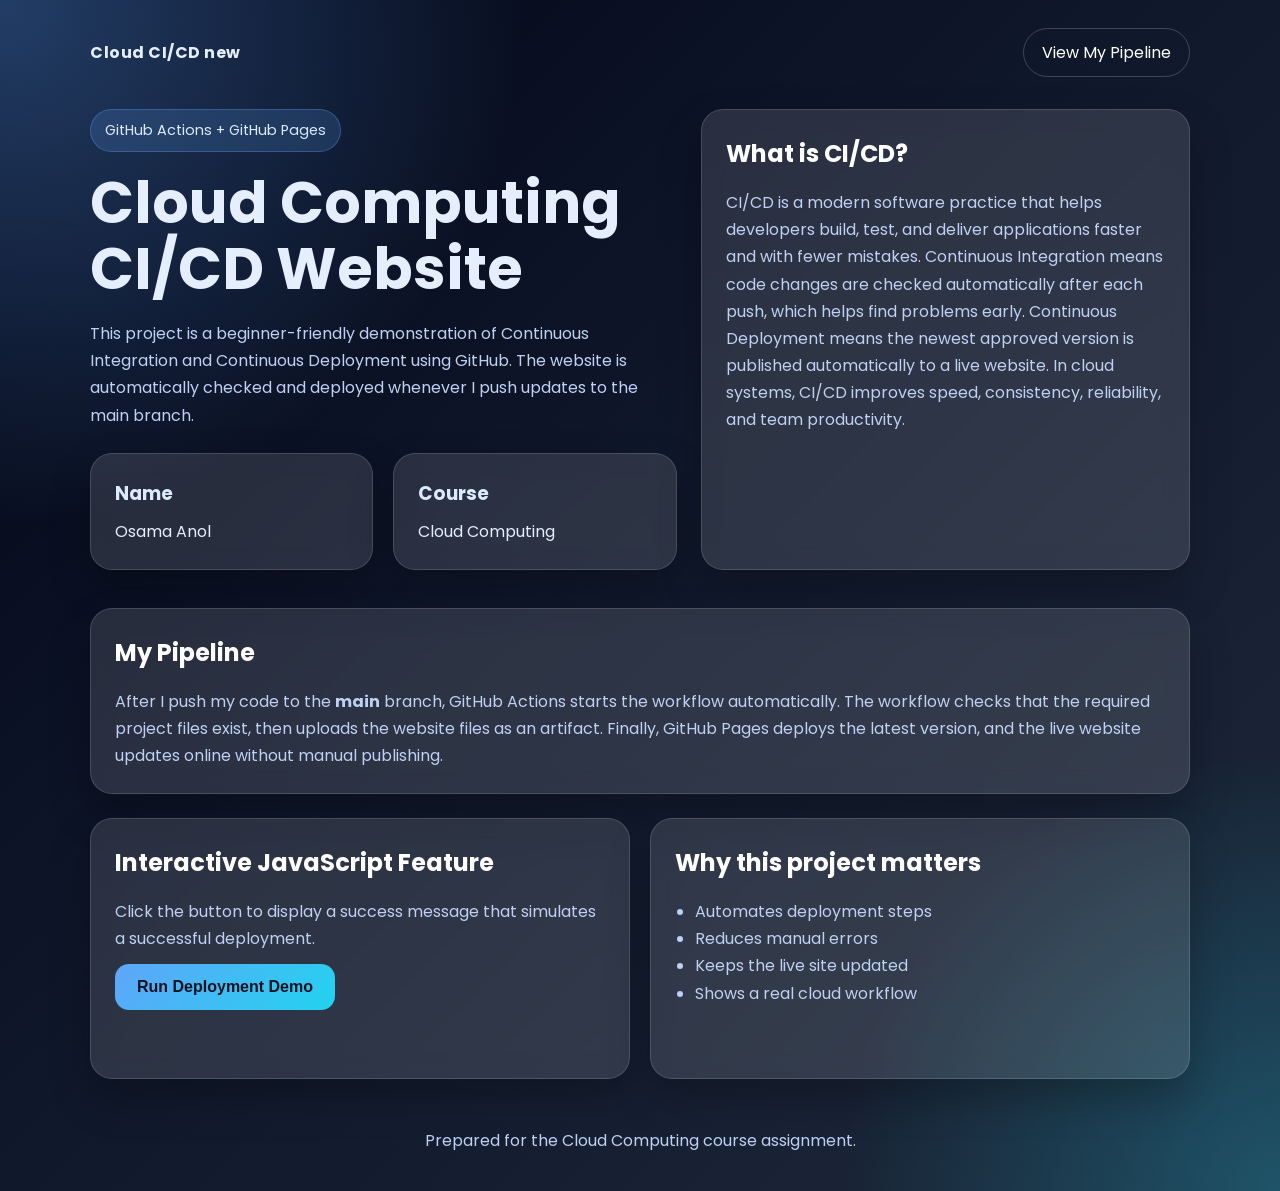
<file: index.html>
<!DOCTYPE html>
<html lang="en">
<head>
  <meta charset="UTF-8" />
  <meta name="viewport" content="width=device-width, initial-scale=1.0" />
  <title>Cloud Computing CI/CD Assignment</title>
  <link rel="preconnect" href="https://fonts.googleapis.com">
  <link rel="preconnect" href="https://fonts.gstatic.com" crossorigin>
  <link href="https://fonts.googleapis.com/css2?family=Poppins:wght@300;400;600;700&display=swap" rel="stylesheet">
  <link rel="stylesheet" href="style.css" />
</head>
<body>
  <header class="hero">
    <nav class="topbar">
      <span class="logo"> Cloud CI/CD new  </span>
      <a href="#pipeline" class="nav-link">View My Pipeline</a>
    </nav>

    <div class="hero-content">
      <div>
        <p class="badge">GitHub Actions + GitHub Pages</p>
        <h1>Cloud Computing CI/CD Website</h1>
        <p class="intro">
          This project is a beginner-friendly demonstration of Continuous Integration and
          Continuous Deployment using GitHub. The website is automatically checked and deployed
          whenever I push updates to the main branch.
        </p>
        <div class="meta-grid">
          <div class="card small-card">
            <h3>Name</h3>
            <p>Osama Anol</p>
          </div>
          <div class="card small-card">
            <h3>Course</h3>
            <p>Cloud Computing</p>
          </div>
        </div>
      </div>

      <div class="hero-box card">
        <h2>What is CI/CD?</h2>
        <p>
          CI/CD is a modern software practice that helps developers build, test, and deliver
          applications faster and with fewer mistakes. Continuous Integration means code changes
          are checked automatically after each push, which helps find problems early. Continuous
          Deployment means the newest approved version is published automatically to a live website.
          In cloud systems, CI/CD improves speed, consistency, reliability, and team productivity.
        </p>
      </div>
    </div>
  </header>

  <main class="container">
    <section id="pipeline" class="card section-card">
      <h2>My Pipeline</h2>
      <p>
        After I push my code to the <strong>main</strong> branch, GitHub Actions starts the workflow
        automatically. The workflow checks that the required project files exist, then uploads the
        website files as an artifact. Finally, GitHub Pages deploys the latest version, and the live
        website updates online without manual publishing.
      </p>
    </section>

    <section class="interactive-grid">
      <div class="card section-card">
        <h2>Interactive JavaScript Feature</h2>
        <p>
          Click the button to display a success message that simulates a successful deployment.
        </p>
        <button id="btn" class="action-btn">Run Deployment Demo</button>
        <p id="msg" class="message"x></p>
      </div>

      <div class="card section-card info-panel">
        <h2>Why this project matters</h2>
        <ul>
          <li>Automates deployment steps</li>
          <li>Reduces manual errors</li>
          <li>Keeps the live site updated</li>
          <li>Shows a real cloud workflow</li>
        </ul>
      </div>
    </section>
  </main>

  <footer class="footer">
    <p>Prepared for the Cloud Computing course assignment.</p>
  </footer>

  <script src="script.js"></script>
</body>
</html>
</file>
<file: style.css>
:root {
  --bg: #0f172a;
  --panel: rgba(255, 255, 255, 0.12);
  --text: #e5eefc;
  --muted: #bfd0f2;
  --accent: #60a5fa;
  --accent-2: #22d3ee;
  --shadow: 0 20px 40px rgba(0, 0, 0, 0.25);
}

* {
  box-sizing: border-box;
  margin: 0;
  padding: 0;
}

html {
  scroll-behavior: smooth;
}

body {
  font-family: "Poppins", sans-serif;
  color: var(--text);
  background:
    radial-gradient(circle at top left, rgba(96, 165, 250, 0.35), transparent 30%),
    radial-gradient(circle at bottom right, rgba(34, 211, 238, 0.25), transparent 25%),
    linear-gradient(135deg, #020617, #0f172a 45%, #1e293b);
  min-height: 100vh;
  line-height: 1.7;
}

.hero,
.container,
.footer {
  width: min(1100px, 92%);
  margin: auto;
}

.hero {
  padding: 28px 0 10px;
}

.topbar {
  display: flex;
  justify-content: space-between;
  align-items: center;
  margin-bottom: 32px;
}

.logo {
  font-weight: 700;
  letter-spacing: 0.5px;
}

.nav-link,
.nav-link:visited {
  color: white;
  text-decoration: none;
  padding: 10px 18px;
  border: 1px solid rgba(255, 255, 255, 0.2);
  border-radius: 999px;
}

.hero-content {
  display: grid;
  grid-template-columns: 1.2fr 1fr;
  gap: 24px;
  align-items: stretch;
}

.badge {
  display: inline-block;
  background: rgba(96, 165, 250, 0.18);
  border: 1px solid rgba(96, 165, 250, 0.3);
  color: #dbeafe;
  padding: 8px 14px;
  border-radius: 999px;
  margin-bottom: 18px;
  font-size: 0.9rem;
}

h1 {
  font-size: clamp(2rem, 5vw, 3.6rem);
  line-height: 1.15;
  margin-bottom: 18px;
}

h2 {
  margin-bottom: 14px;
  color: white;
}

h3 {
  margin-bottom: 8px;
  color: #dbeafe;
}

.intro,
.section-card p,
.hero-box p,
li,
.footer p {
  color: var(--muted);
}

.meta-grid,
.interactive-grid {
  display: grid;
  grid-template-columns: repeat(2, 1fr);
  gap: 20px;
  margin-top: 24px;
}

.card {
  background: var(--panel);
  border: 1px solid rgba(255, 255, 255, 0.14);
  backdrop-filter: blur(12px);
  border-radius: 22px;
  box-shadow: var(--shadow);
}

.small-card,
.section-card,
.hero-box {
  padding: 24px;
}

.container {
  padding: 28px 0 20px;
}

.section-card {
  margin-bottom: 24px;
}

.info-panel ul {
  padding-left: 20px;
}

.action-btn {
  margin-top: 12px;
  background: linear-gradient(135deg, var(--accent), var(--accent-2));
  color: #03111f;
  border: none;
  padding: 14px 22px;
  border-radius: 14px;
  font-size: 1rem;
  font-weight: 700;
  cursor: pointer;
  transition: transform 0.2s ease, box-shadow 0.2s ease;
}

.action-btn:hover {
  transform: translateY(-2px);
  box-shadow: 0 12px 24px rgba(34, 211, 238, 0.25);
}

.message {
  margin-top: 16px;
  min-height: 28px;
  font-weight: 600;
  color: #fef08a;
}

.footer {
  padding: 4px 0 36px;
  text-align: center;
}

@media (max-width: 860px) {
  .hero-content,
  .interactive-grid,
  .meta-grid {
    grid-template-columns: 1fr;
  }

  .topbar {
    flex-direction: column;
    gap: 14px;
  }
}
</file>
